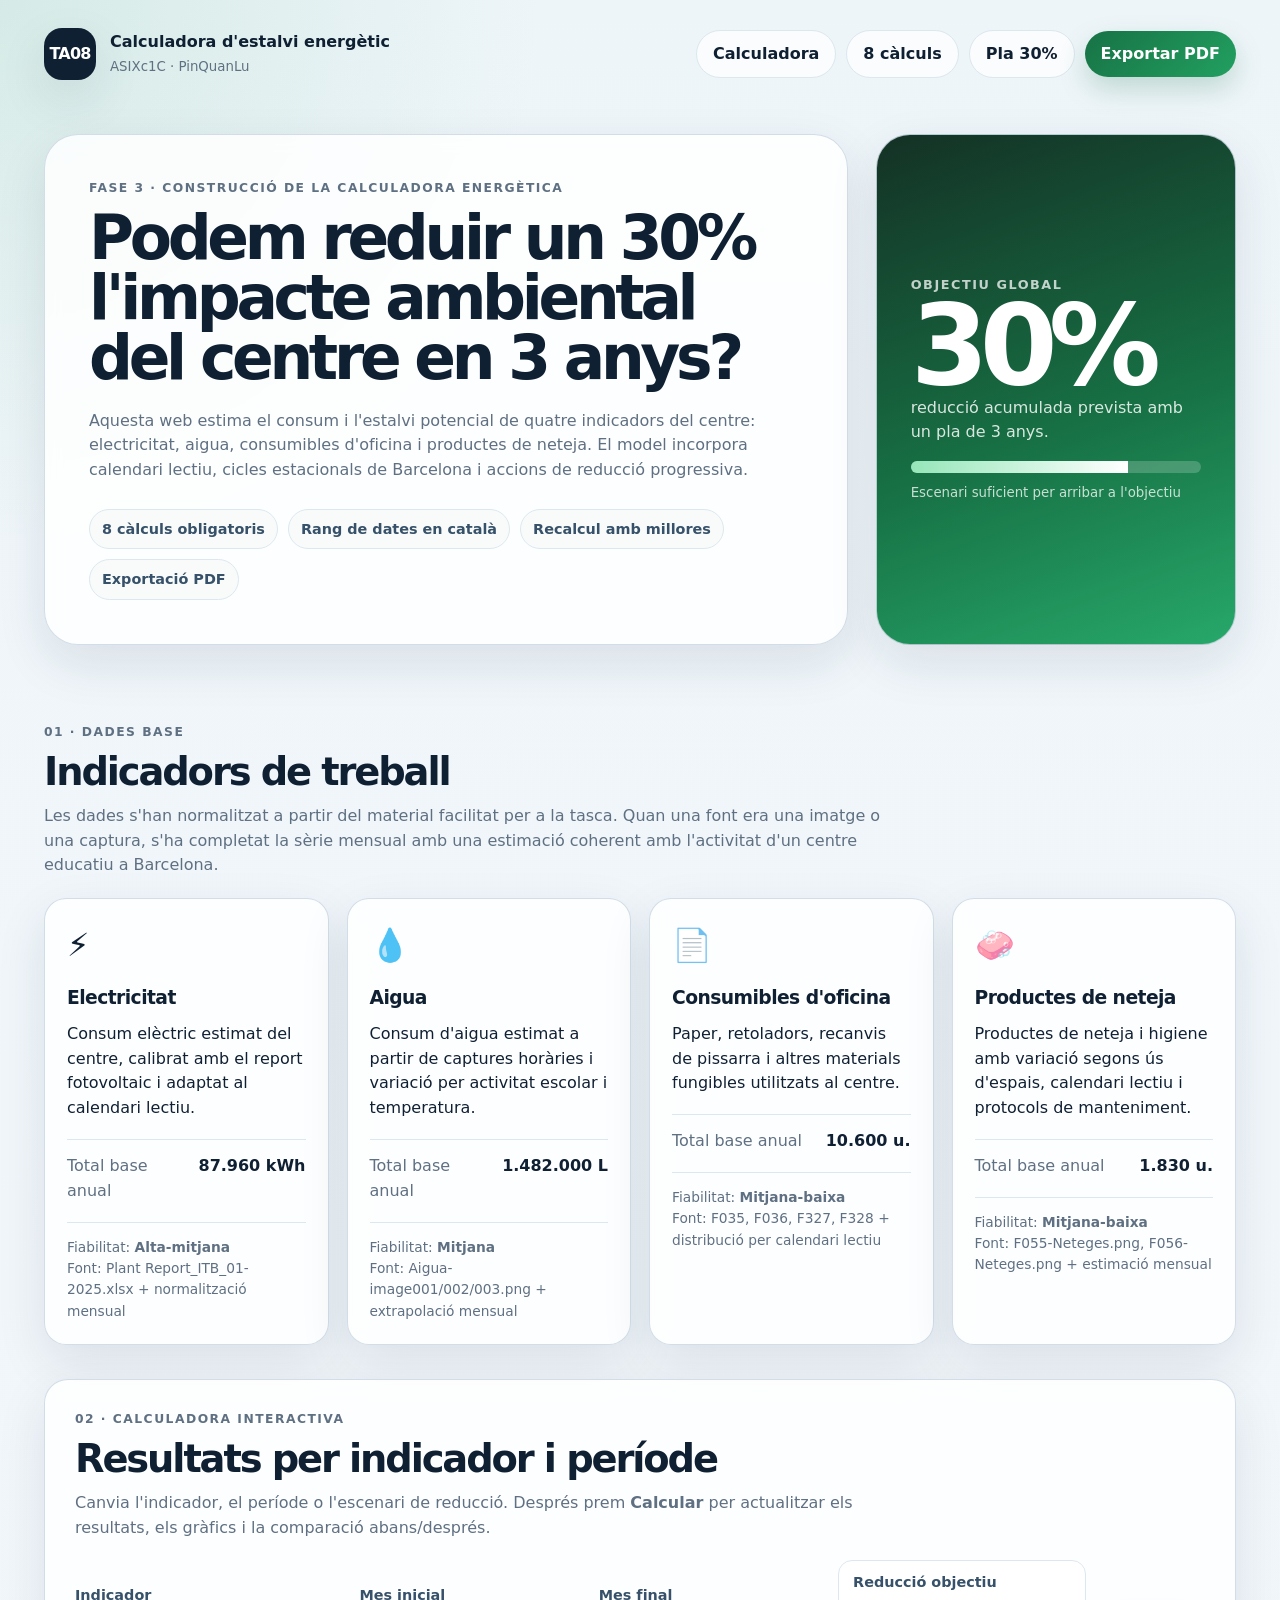
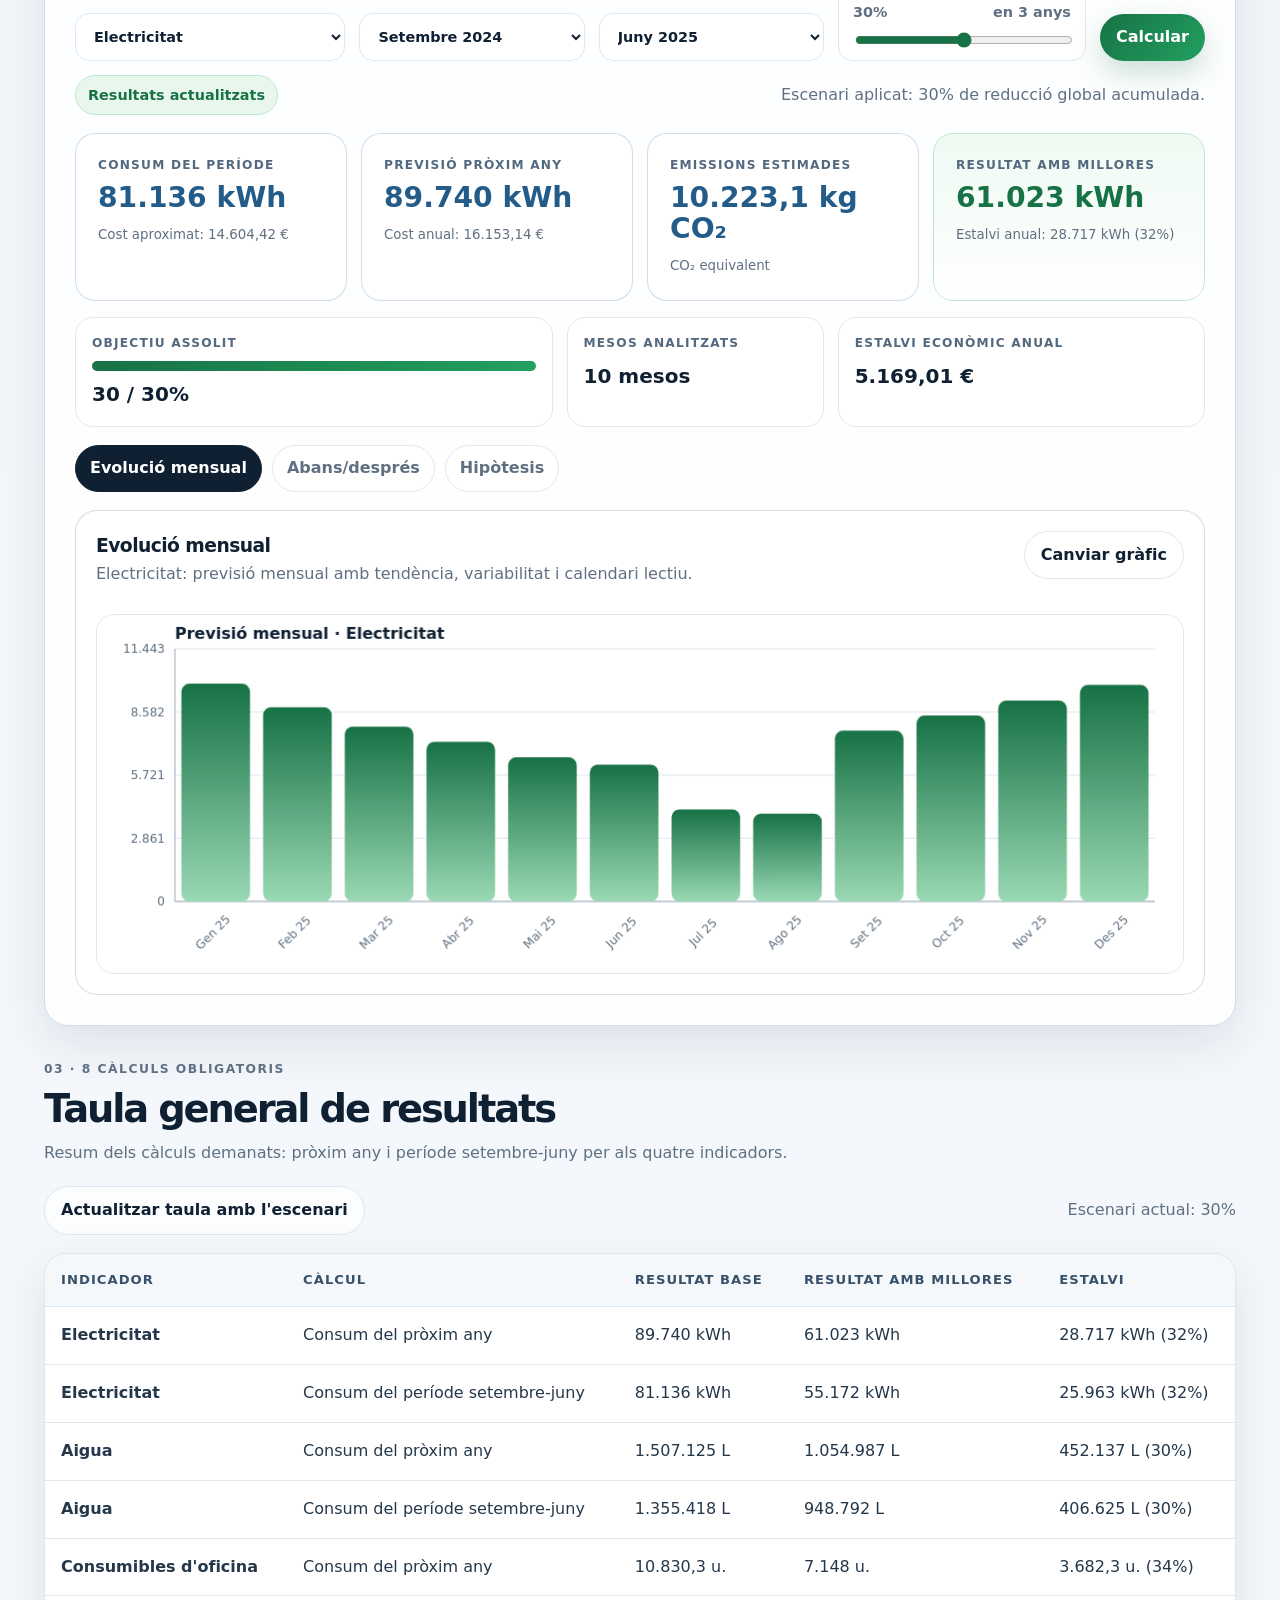
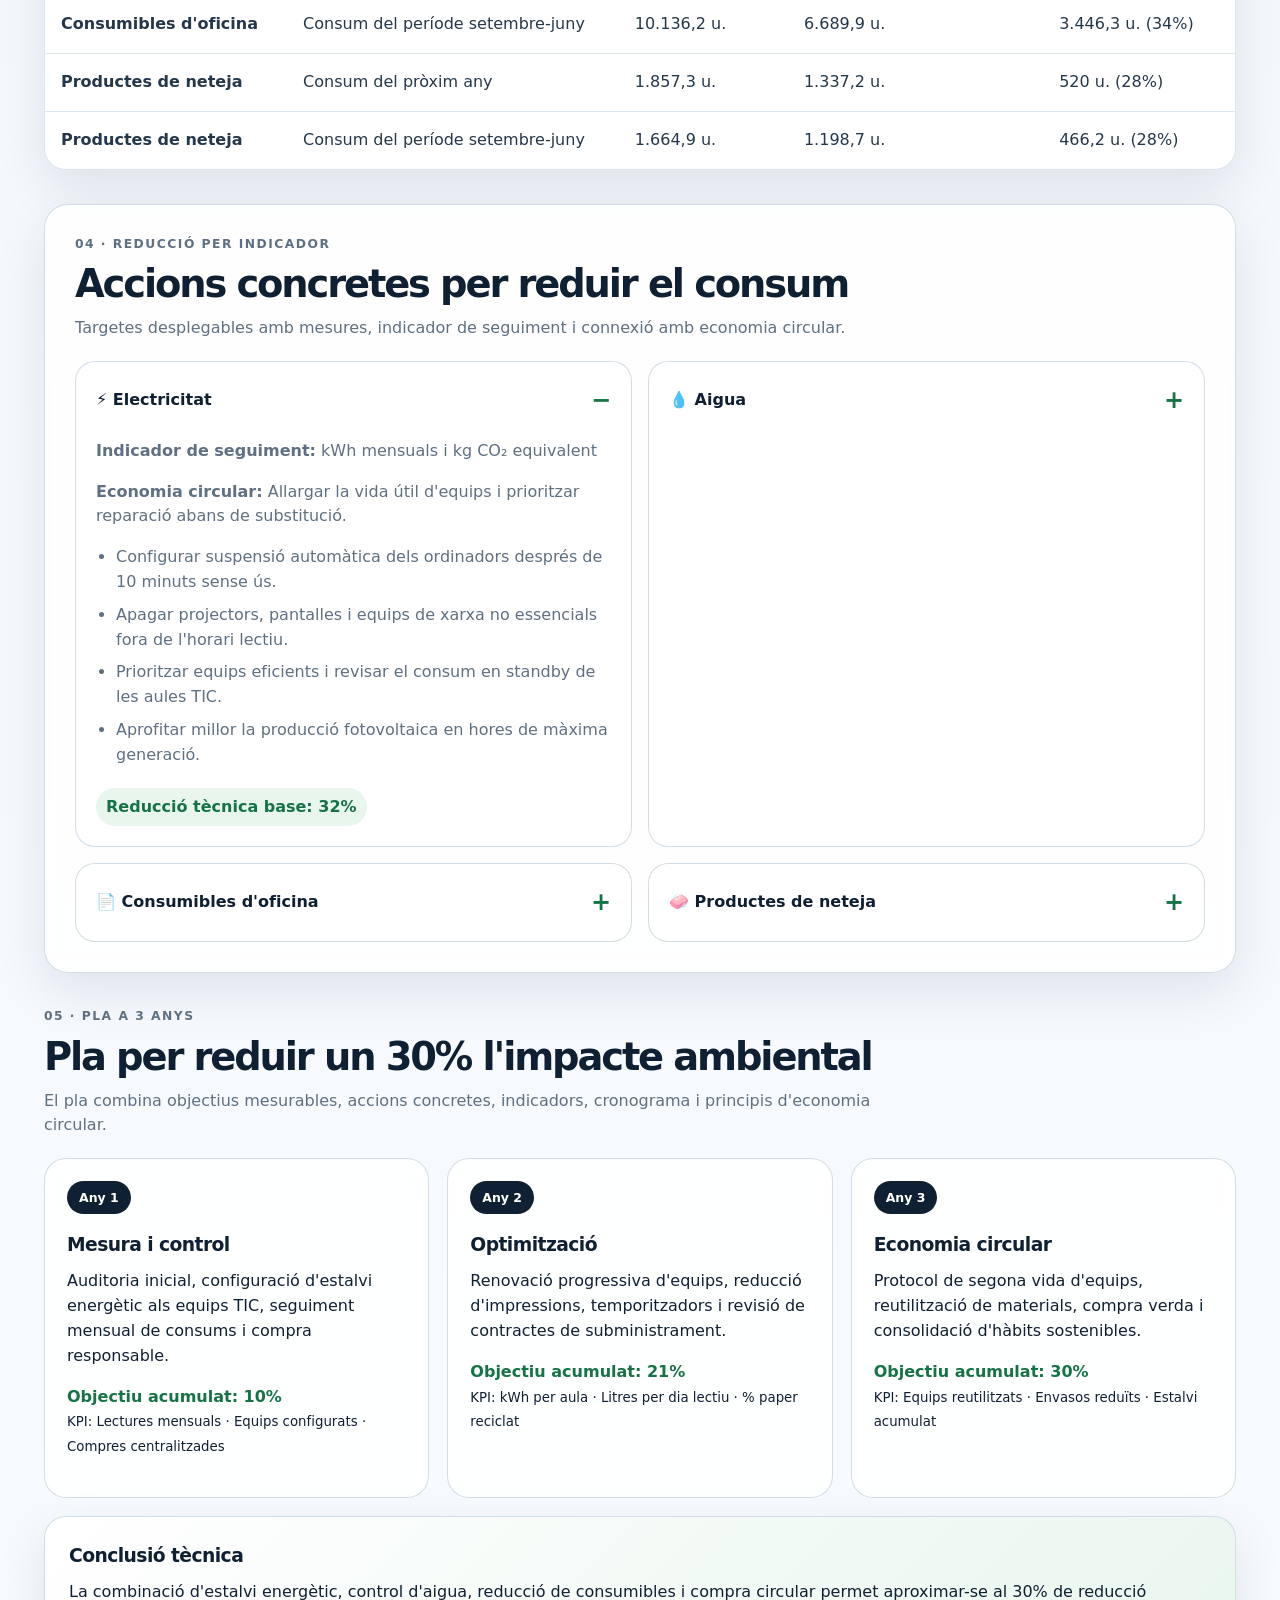
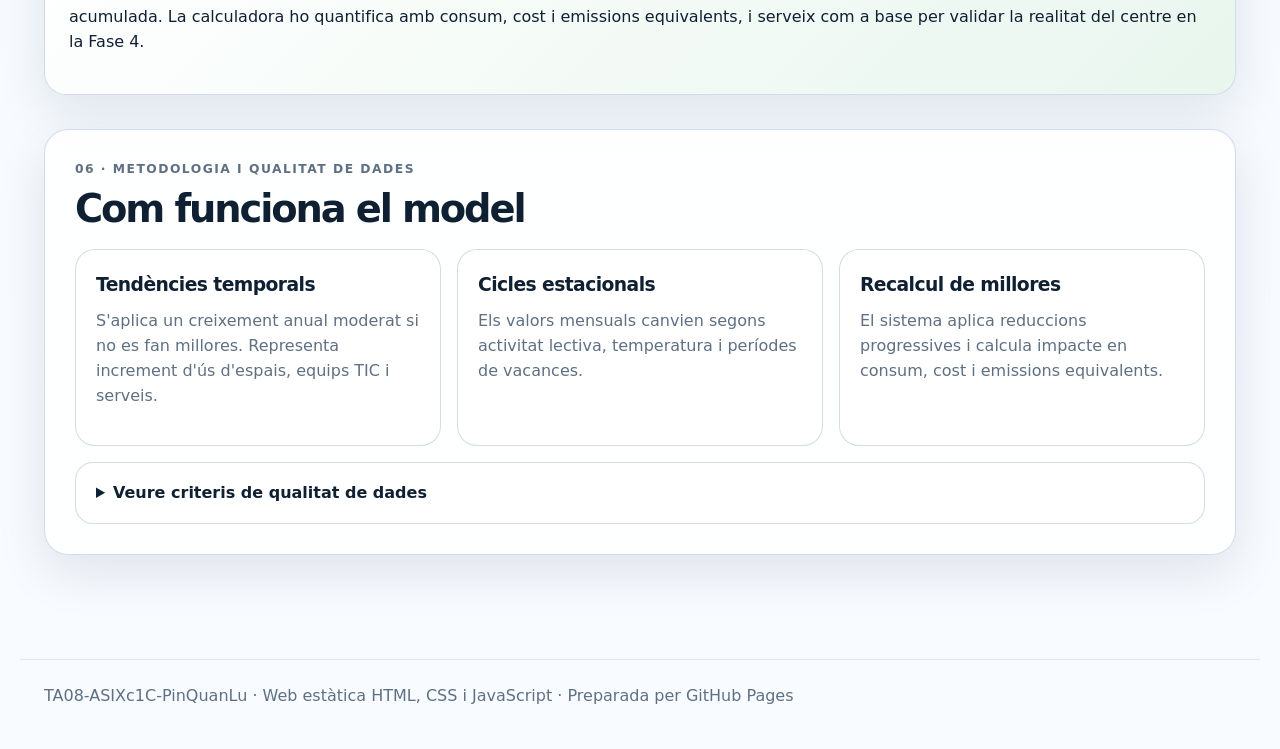
<file: index.html>
<!DOCTYPE html>
<html lang="ca">
<head>
  <meta charset="UTF-8" />
  <meta name="viewport" content="width=device-width, initial-scale=1.0" />
  <title>TA08 - Calculadora d'estalvi energètic</title>
  <link rel="stylesheet" href="css/style.css" />
</head>
<body>
  <div id="toast" class="toast" role="status" aria-live="polite">Càlcul actualitzat correctament.</div>

  <header class="hero" id="inici">
    <nav class="topbar">
      <a class="brand" href="#inici" aria-label="Inici">
        <span class="brand-mark">TA08</span>
        <span>
          <strong>Calculadora d'estalvi energètic</strong>
          <small>ASIXc1C · PinQuanLu</small>
        </span>
      </a>
      <div class="topbar-actions">
        <a href="#calculadora">Calculadora</a>
        <a href="#calculs">8 càlculs</a>
        <a href="#pla">Pla 30%</a>
        <button id="printBtn" class="primary-btn" type="button">Exportar PDF</button>
      </div>
    </nav>

    <section class="hero-grid">
      <div class="hero-copy reveal">
        <p class="eyebrow">Fase 3 · Construcció de la calculadora energètica</p>
        <h1>Podem reduir un 30% l'impacte ambiental del centre en 3 anys?</h1>
        <p>
          Aquesta web estima el consum i l'estalvi potencial de quatre indicadors del centre:
          electricitat, aigua, consumibles d'oficina i productes de neteja. El model incorpora
          calendari lectiu, cicles estacionals de Barcelona i accions de reducció progressiva.
        </p>
        <div class="hero-badges" aria-label="Funcionalitats principals">
          <span>8 càlculs obligatoris</span>
          <span>Rang de dates en català</span>
          <span>Recalcul amb millores</span>
          <span>Exportació PDF</span>
        </div>
      </div>

      <aside class="impact-card reveal" aria-label="Objectiu global">
        <span class="card-label">Objectiu global</span>
        <strong id="globalReductionHero">30%</strong>
        <p>reducció acumulada prevista amb un pla de 3 anys.</p>
        <div class="target-meter" aria-hidden="true">
          <div id="heroMeterFill"></div>
        </div>
        <small id="heroMeterText">Escenari base: objectiu recomanat</small>
      </aside>
    </section>
  </header>

  <main>
    <section class="section" id="diagnosi">
      <div class="section-heading reveal">
        <p class="eyebrow">01 · Dades base</p>
        <h2>Indicadors de treball</h2>
        <p>
          Les dades s'han normalitzat a partir del material facilitat per a la tasca. Quan una font
          era una imatge o una captura, s'ha completat la sèrie mensual amb una estimació coherent
          amb l'activitat d'un centre educatiu a Barcelona.
        </p>
      </div>
      <div id="indicatorCards" class="card-grid reveal"></div>
    </section>

    <section class="section panel" id="calculadora">
      <div class="section-heading reveal">
        <p class="eyebrow">02 · Calculadora interactiva</p>
        <h2>Resultats per indicador i període</h2>
        <p>
          Canvia l'indicador, el període o l'escenari de reducció. Després prem <strong>Calcular</strong>
          per actualitzar els resultats, els gràfics i la comparació abans/després.
        </p>
      </div>

      <div class="controls reveal" aria-label="Controls de la calculadora">
        <label>
          Indicador
          <select id="indicatorSelect"></select>
        </label>
        <label>
          Mes inicial
          <select id="startMonthSelect"></select>
        </label>
        <label>
          Mes final
          <select id="endMonthSelect"></select>
        </label>
        <label class="range-control">
          Reducció objectiu
          <span><strong id="reductionLabel">30%</strong> en 3 anys</span>
          <input id="reductionRange" type="range" min="20" max="40" step="1" value="30" />
        </label>
        <button id="calculateBtn" class="primary-btn calculate-btn" type="button">Calcular</button>
      </div>

      <div class="calc-status reveal">
        <span id="dirtyBadge" class="status-badge clean">Resultats actualitzats</span>
        <span id="activeScenario">Escenari aplicat: 30% de reducció acumulada.</span>
      </div>

      <div class="results-grid reveal">
        <article class="result-card">
          <span>Consum del període</span>
          <strong id="periodConsumption">--</strong>
          <small id="periodCost">--</small>
        </article>
        <article class="result-card">
          <span>Previsió pròxim any</span>
          <strong id="annualForecast">--</strong>
          <small id="annualCost">--</small>
        </article>
        <article class="result-card">
          <span>Emissions estimades</span>
          <strong id="periodEmissions">--</strong>
          <small>CO₂ equivalent</small>
        </article>
        <article class="result-card success">
          <span>Resultat amb millores</span>
          <strong id="improvedForecast">--</strong>
          <small id="savingAmount">--</small>
        </article>
      </div>

      <div class="interactive-strip reveal">
        <article>
          <span class="mini-label">Objectiu assolit</span>
          <div class="progress-line"><div id="targetProgress"></div></div>
          <strong id="targetProgressText">30 / 30%</strong>
        </article>
        <article>
          <span class="mini-label">Mesos analitzats</span>
          <strong id="monthsCount">--</strong>
        </article>
        <article>
          <span class="mini-label">Estalvi econòmic anual</span>
          <strong id="annualMoneySaving">--</strong>
        </article>
      </div>

      <div class="tabs reveal" role="tablist" aria-label="Visualització de resultats">
        <button class="tab-btn active" data-tab="evolucio" type="button">Evolució mensual</button>
        <button class="tab-btn" data-tab="comparacio" type="button">Abans/després</button>
        <button class="tab-btn" data-tab="hipotesis" type="button">Hipòtesis</button>
      </div>

      <div class="tab-panels reveal">
        <section class="tab-panel active" id="tab-evolucio">
          <article class="chart-card wide">
            <div class="chart-head">
              <div>
                <h3>Evolució mensual</h3>
                <p id="chartDescription">Consum base i previsió mensual.</p>
              </div>
              <button id="toggleChartBtn" class="secondary-btn" type="button">Canviar gràfic</button>
            </div>
            <canvas id="mainChart" aria-label="Gràfic de consum mensual"></canvas>
          </article>
        </section>

        <section class="tab-panel" id="tab-comparacio">
          <div class="charts-layout">
            <article class="chart-card">
              <div class="chart-head">
                <h3>Comparació abans/després</h3>
                <p>Recalcul segons l'escenari de reducció seleccionat.</p>
              </div>
              <canvas id="compareChart" aria-label="Gràfic de comparació"></canvas>
            </article>
            <article class="summary-card">
              <h3>Lectura del resultat</h3>
              <p id="resultReading">--</p>
              <div id="scenarioTags" class="scenario-tags"></div>
            </article>
          </div>
        </section>

        <section class="tab-panel" id="tab-hipotesis">
          <div class="method-grid compact">
            <article>
              <h3>Context local</h3>
              <p>Barcelona té més pressió tèrmica en mesos càlids i consum energètic més alt en mesos freds o de màxima activitat lectiva.</p>
            </article>
            <article>
              <h3>Calendari lectiu</h3>
              <p>Setembre-juny té més activitat; juliol i agost es redueixen per vacances, manteniment i menor ocupació.</p>
            </article>
            <article>
              <h3>Fonts incompletes</h3>
              <p>Les captures i factures en imatge s'han convertit en valors mensuals equivalents per poder calcular tendències i escenaris.</p>
            </article>
          </div>
        </section>
      </div>
    </section>

    <section class="section" id="calculs">
      <div class="section-heading reveal">
        <p class="eyebrow">03 · 8 càlculs obligatoris</p>
        <h2>Taula general de resultats</h2>
        <p>
          Resum dels càlculs demanats: pròxim any i període setembre-juny per als quatre indicadors.
        </p>
      </div>
      <div class="table-toolbar reveal">
        <button id="refreshTableBtn" class="secondary-btn" type="button">Actualitzar taula amb l'escenari</button>
        <span id="tableScenario">Escenari actual: 30%</span>
      </div>
      <div class="table-wrap reveal">
        <table>
          <thead>
            <tr>
              <th>Indicador</th>
              <th>Càlcul</th>
              <th>Resultat base</th>
              <th>Resultat amb millores</th>
              <th>Estalvi</th>
            </tr>
          </thead>
          <tbody id="mandatoryTable"></tbody>
        </table>
      </div>
    </section>

    <section class="section panel" id="millores">
      <div class="section-heading reveal">
        <p class="eyebrow">04 · Reducció per indicador</p>
        <h2>Accions concretes per reduir el consum</h2>
        <p>
          Targetes desplegables amb mesures, indicador de seguiment i connexió amb economia circular.
        </p>
      </div>
      <div id="actionsGrid" class="actions-grid reveal"></div>
    </section>

    <section class="section" id="pla">
      <div class="section-heading reveal">
        <p class="eyebrow">05 · Pla a 3 anys</p>
        <h2>Pla per reduir un 30% l'impacte ambiental</h2>
        <p>
          El pla combina objectius mesurables, accions concretes, indicadors, cronograma i principis d'economia circular.
        </p>
      </div>
      <div class="timeline reveal" id="timeline"></div>
      <div class="summary-box reveal">
        <h3>Conclusió tècnica</h3>
        <p id="technicalConclusion"></p>
      </div>
    </section>

    <section class="section panel" id="metodologia">
      <div class="section-heading reveal">
        <p class="eyebrow">06 · Metodologia i qualitat de dades</p>
        <h2>Com funciona el model</h2>
      </div>
      <div class="method-grid reveal">
        <article>
          <h3>Tendències temporals</h3>
          <p>S'aplica un creixement anual moderat si no es fan millores. Representa increment d'ús d'espais, equips TIC i serveis.</p>
        </article>
        <article>
          <h3>Cicles estacionals</h3>
          <p>Els valors mensuals canvien segons activitat lectiva, temperatura i períodes de vacances.</p>
        </article>
        <article>
          <h3>Recalcul de millores</h3>
          <p>El sistema aplica reduccions progressives i calcula impacte en consum, cost i emissions equivalents.</p>
        </article>
      </div>
      <details class="data-note reveal">
        <summary>Veure criteris de qualitat de dades</summary>
        <ul>
          <li>Electricitat: calibrada amb el report fotovoltaic i consum del gener de 2025.</li>
          <li>Aigua: ajustada a partir de captures horàries i extrapolació mensual.</li>
          <li>Consumibles i neteja: estimació mensual a partir de factures i activitat lectiva.</li>
          <li>Les dades no substitueixen una auditoria real; serveixen per construir la calculadora de la Fase 3.</li>
        </ul>
      </details>
    </section>
  </main>

  <footer class="footer">
    <p>TA08-ASIXc1C-PinQuanLu · Web estàtica HTML, CSS i JavaScript · Preparada per GitHub Pages</p>
  </footer>

  <script src="js/data.js"></script>
  <script src="js/calculations.js"></script>
  <script src="js/app.js"></script>
</body>
</html>
</file>
<file: css/style.css>
:root {
  --bg: #f3f7fb;
  --panel: #ffffff;
  --panel-soft: #f8fbf9;
  --text: #102033;
  --muted: #5f7082;
  --line: #dce7ef;
  --green: #177245;
  --green-2: #22a060;
  --green-soft: #e8f6ee;
  --blue: #235b89;
  --blue-soft: #e8f1f8;
  --amber: #b7791f;
  --shadow: 0 18px 50px rgba(17, 38, 64, 0.10);
  --radius: 24px;
}

* { box-sizing: border-box; }

html { scroll-behavior: smooth; }

body {
  margin: 0;
  font-family: Inter, ui-sans-serif, system-ui, -apple-system, BlinkMacSystemFont, "Segoe UI", sans-serif;
  background:
    radial-gradient(circle at top left, rgba(34, 160, 96, 0.12), transparent 34rem),
    linear-gradient(180deg, #eef5f9 0%, var(--bg) 40%, #f8fbff 100%);
  color: var(--text);
  line-height: 1.55;
}

button, select, input { font: inherit; }
button { cursor: pointer; }

.hero {
  max-width: 1240px;
  margin: 0 auto;
  padding: 28px 24px 44px;
}

.topbar {
  display: flex;
  align-items: center;
  justify-content: space-between;
  gap: 18px;
  margin-bottom: 54px;
}

.brand {
  display: inline-flex;
  align-items: center;
  gap: 14px;
  color: inherit;
  text-decoration: none;
}

.brand-mark {
  display: grid;
  place-items: center;
  width: 52px;
  height: 52px;
  border-radius: 18px;
  background: var(--text);
  color: #fff;
  font-weight: 900;
  letter-spacing: -0.05em;
  box-shadow: var(--shadow);
}

.brand strong { display: block; font-size: 1rem; }
.brand small { display: block; color: var(--muted); margin-top: 2px; }

.topbar-actions {
  display: flex;
  align-items: center;
  gap: 10px;
  flex-wrap: wrap;
}

.topbar-actions a,
.secondary-btn,
.primary-btn {
  border: 1px solid var(--line);
  border-radius: 999px;
  padding: 11px 16px;
  text-decoration: none;
  background: rgba(255, 255, 255, 0.72);
  color: var(--text);
  font-weight: 750;
  transition: transform .18s ease, box-shadow .18s ease, background .18s ease;
}

.topbar-actions a:hover,
.secondary-btn:hover,
.primary-btn:hover {
  transform: translateY(-2px);
  box-shadow: 0 12px 26px rgba(20, 38, 60, .12);
}

.primary-btn {
  border: 0;
  background: linear-gradient(135deg, var(--green), var(--green-2));
  color: #fff;
  box-shadow: 0 12px 28px rgba(23, 114, 69, .22);
}

.calculate-btn.dirty {
  animation: pulseButton 1.1s ease-in-out infinite;
}

@keyframes pulseButton {
  0%, 100% { box-shadow: 0 12px 28px rgba(23, 114, 69, .22); }
  50% { box-shadow: 0 18px 38px rgba(23, 114, 69, .38); transform: translateY(-1px); }
}

.hero-grid {
  display: grid;
  grid-template-columns: 1.45fr .65fr;
  gap: 28px;
  align-items: stretch;
}

.hero-copy,
.impact-card,
.panel,
.indicator-card,
.result-card,
.chart-card,
.summary-card,
.actions-card,
.timeline-card,
.summary-box,
.method-grid article,
.data-note {
  border: 1px solid rgba(203, 216, 228, .86);
  background: rgba(255, 255, 255, .86);
  box-shadow: var(--shadow);
  backdrop-filter: blur(8px);
}

.hero-copy { padding: 44px; border-radius: 34px; }

.eyebrow {
  margin: 0 0 10px;
  color: var(--green);
  text-transform: uppercase;
  font-weight: 900;
  letter-spacing: .12em;
  font-size: .77rem;
}

h1, h2, h3, p { margin-top: 0; }

h1 {
  max-width: 820px;
  font-size: clamp(2.3rem, 4.8vw, 5rem);
  line-height: .98;
  letter-spacing: -0.07em;
  margin-bottom: 20px;
}

h2 {
  font-size: clamp(1.75rem, 3vw, 2.9rem);
  line-height: 1.04;
  letter-spacing: -0.055em;
  margin-bottom: 12px;
}

h3 { letter-spacing: -0.03em; margin-bottom: 10px; }

.hero-copy p,
.section-heading p,
.chart-head p,
.method-grid p,
.summary-card p,
.data-note li { color: var(--muted); }

.hero-badges,
.scenario-tags {
  display: flex;
  flex-wrap: wrap;
  gap: 10px;
  margin-top: 26px;
}

.hero-badges span,
.scenario-tags span,
.status-badge {
  border: 1px solid var(--line);
  background: var(--panel-soft);
  border-radius: 999px;
  padding: 8px 12px;
  font-size: .9rem;
  color: #365169;
  font-weight: 750;
}

.impact-card {
  display: flex;
  flex-direction: column;
  justify-content: center;
  border-radius: 34px;
  padding: 34px;
  background: linear-gradient(160deg, #143125 0%, #177245 58%, #27a86a 100%);
  color: #fff;
}

.impact-card .card-label { color: rgba(255,255,255,.74); text-transform: uppercase; letter-spacing: .12em; font-size: .8rem; font-weight: 900; }
.impact-card strong { font-size: clamp(4rem, 9vw, 7rem); line-height: .9; letter-spacing: -.08em; }
.impact-card p { color: rgba(255,255,255,.84); }
.impact-card small { color: rgba(255,255,255,.76); margin-top: 10px; }

.target-meter,
.progress-line {
  height: 12px;
  border-radius: 999px;
  overflow: hidden;
  background: rgba(255,255,255,.20);
}
.target-meter div,
.progress-line div {
  height: 100%;
  width: 0%;
  background: linear-gradient(90deg, #96e6b9, #ffffff);
  transition: width .45s ease;
}
.progress-line { background: #e3edf3; height: 10px; }
.progress-line div { background: linear-gradient(90deg, var(--green), var(--green-2)); }

main { max-width: 1240px; margin: 0 auto; padding: 0 24px 70px; }
.section { margin: 34px 0; }
.section-heading { max-width: 840px; margin-bottom: 20px; }
.panel { border-radius: var(--radius); padding: 30px; }

.card-grid {
  display: grid;
  grid-template-columns: repeat(4, 1fr);
  gap: 18px;
}

.indicator-card {
  border-radius: 22px;
  padding: 22px;
  transition: transform .18s ease, box-shadow .18s ease;
}
.indicator-card:hover { transform: translateY(-5px); box-shadow: 0 24px 58px rgba(17, 38, 64, .14); }
.indicator-icon { font-size: 2rem; margin-bottom: 12px; }
.metric-line,
.source-line {
  display: flex;
  justify-content: space-between;
  gap: 12px;
  border-top: 1px solid var(--line);
  margin-top: 18px;
  padding-top: 14px;
  color: var(--muted);
}
.source-line { font-size: .86rem; display: block; }
.metric-line strong { color: var(--text); white-space: nowrap; }

.controls {
  display: grid;
  grid-template-columns: 1.2fr 1fr 1fr 1.1fr auto;
  gap: 14px;
  align-items: end;
  margin-bottom: 14px;
}

label { display: grid; gap: 7px; font-weight: 800; color: #365169; font-size: .9rem; }
select, input[type="range"] {
  width: 100%;
}
select {
  min-height: 48px;
  border: 1px solid var(--line);
  background: #fff;
  color: var(--text);
  border-radius: 14px;
  padding: 0 14px;
  outline: none;
  font-weight: 750;
}
select:focus { border-color: var(--green); box-shadow: 0 0 0 4px rgba(34,160,96,.12); }
.range-control { background: #fff; border: 1px solid var(--line); border-radius: 14px; padding: 10px 14px; }
.range-control span { display: flex; justify-content: space-between; color: var(--muted); font-weight: 650; }
input[type="range"] { accent-color: var(--green); }

.calc-status,
.table-toolbar {
  display: flex;
  align-items: center;
  justify-content: space-between;
  gap: 12px;
  margin: 12px 0 18px;
  color: var(--muted);
}
.status-badge.clean { background: var(--green-soft); color: var(--green); border-color: #bde8cf; }
.status-badge.dirty { background: #fff7e6; color: var(--amber); border-color: #f4d18d; }

.results-grid {
  display: grid;
  grid-template-columns: repeat(4, 1fr);
  gap: 14px;
  margin-bottom: 16px;
}
.result-card {
  border-radius: 20px;
  padding: 22px;
  min-height: 136px;
  box-shadow: none;
}
.result-card span,
.mini-label {
  display: block;
  color: #53697f;
  text-transform: uppercase;
  font-weight: 900;
  letter-spacing: .10em;
  font-size: .76rem;
  margin-bottom: 8px;
}
.result-card strong {
  display: block;
  color: var(--blue);
  font-size: clamp(1.55rem, 2.2vw, 2.2rem);
  line-height: 1.1;
  margin-bottom: 8px;
}
.result-card small { color: var(--muted); }
.result-card.success { background: linear-gradient(180deg, #effaf3, #ffffff); border-color: #bde8cf; }
.result-card.success strong { color: var(--green); }
.result-card.updated { animation: flashCard .65s ease; }
@keyframes flashCard { 0% { transform: scale(.985); } 50% { box-shadow: 0 16px 36px rgba(34, 160, 96, .16); } 100% { transform: scale(1); } }

.interactive-strip {
  display: grid;
  grid-template-columns: 1.3fr .7fr 1fr;
  gap: 14px;
  margin-bottom: 18px;
}
.interactive-strip article {
  border: 1px solid var(--line);
  border-radius: 18px;
  background: #fff;
  padding: 16px;
}
.interactive-strip strong { display: block; margin-top: 8px; font-size: 1.25rem; }

.tabs { display: flex; flex-wrap: wrap; gap: 10px; margin: 18px 0; }
.tab-btn {
  border: 1px solid var(--line);
  border-radius: 999px;
  background: #fff;
  color: var(--muted);
  padding: 10px 14px;
  font-weight: 850;
}
.tab-btn.active { background: var(--text); color: #fff; border-color: var(--text); }
.tab-panel { display: none; }
.tab-panel.active { display: block; }

.charts-layout {
  display: grid;
  grid-template-columns: 1.1fr .9fr;
  gap: 18px;
}
.chart-card,
.summary-card {
  border-radius: 22px;
  padding: 20px;
  box-shadow: none;
}
.chart-card.wide { width: 100%; }
.chart-head {
  display: flex;
  justify-content: space-between;
  gap: 14px;
  align-items: start;
  margin-bottom: 12px;
}
.chart-head h3 { margin-bottom: 2px; }
canvas {
  display: block;
  width: 100%;
  height: 360px;
  border: 1px solid var(--line);
  border-radius: 18px;
  background: #fff;
}
#compareChart { height: 330px; }

.summary-card { background: linear-gradient(180deg, var(--blue-soft), #fff); }
.scenario-tags span { background: #fff; }

.table-wrap {
  overflow-x: auto;
  border: 1px solid var(--line);
  border-radius: 22px;
  background: #fff;
  box-shadow: var(--shadow);
}
table { width: 100%; border-collapse: collapse; min-width: 760px; }
th, td { padding: 16px; border-bottom: 1px solid var(--line); text-align: left; }
th { background: #f4f8fb; color: #365169; font-size: .82rem; text-transform: uppercase; letter-spacing: .08em; }
tr:last-child td { border-bottom: 0; }
td { color: #25384b; }

.actions-grid {
  display: grid;
  grid-template-columns: repeat(2, 1fr);
  gap: 16px;
}
.actions-card {
  border-radius: 20px;
  padding: 0;
  overflow: hidden;
  box-shadow: none;
}
.actions-card summary {
  list-style: none;
  cursor: pointer;
  padding: 20px;
  display: flex;
  justify-content: space-between;
  gap: 12px;
  align-items: center;
  font-weight: 900;
}
.actions-card summary::-webkit-details-marker { display: none; }
.actions-card summary::after { content: "+"; font-size: 1.5rem; color: var(--green); }
.actions-card[open] summary::after { content: "−"; }
.actions-card .accordion-body { padding: 0 20px 20px; color: var(--muted); }
.actions-card ul { margin: 12px 0 0; padding-left: 20px; }
.actions-card li { margin-bottom: 8px; }
.actions-card .indicator-pill { display: inline-block; margin-top: 12px; background: var(--green-soft); color: var(--green); border-radius: 999px; padding: 7px 10px; font-weight: 850; }

.timeline {
  display: grid;
  grid-template-columns: repeat(3, 1fr);
  gap: 18px;
}
.timeline-card {
  border-radius: 22px;
  padding: 22px;
  box-shadow: none;
  position: relative;
  overflow: hidden;
}
.timeline-card::before {
  content: attr(data-year);
  display: inline-block;
  background: var(--text);
  color: #fff;
  border-radius: 999px;
  padding: 7px 12px;
  font-size: .78rem;
  font-weight: 900;
  margin-bottom: 16px;
}
.timeline-card strong { display: block; margin-top: 16px; color: var(--green); }
.summary-box {
  border-radius: 22px;
  padding: 24px;
  margin-top: 18px;
  background: linear-gradient(135deg, #fff, var(--green-soft));
}

.method-grid {
  display: grid;
  grid-template-columns: repeat(3, 1fr);
  gap: 16px;
}
.method-grid.compact article { box-shadow: none; }
.method-grid article { border-radius: 20px; padding: 20px; box-shadow: none; }
.data-note {
  border-radius: 18px;
  margin-top: 16px;
  padding: 18px 20px;
  box-shadow: none;
}
.data-note summary { cursor: pointer; font-weight: 900; }

.footer {
  max-width: 1240px;
  margin: 0 auto;
  padding: 24px;
  color: var(--muted);
  border-top: 1px solid var(--line);
}

.toast {
  position: fixed;
  right: 24px;
  bottom: 24px;
  z-index: 50;
  padding: 14px 18px;
  border-radius: 16px;
  background: var(--text);
  color: #fff;
  font-weight: 850;
  box-shadow: 0 20px 50px rgba(0,0,0,.24);
  opacity: 0;
  transform: translateY(16px);
  pointer-events: none;
  transition: opacity .25s ease, transform .25s ease;
}
.toast.show { opacity: 1; transform: translateY(0); }

.reveal { opacity: 0; transform: translateY(18px); transition: opacity .55s ease, transform .55s ease; }
.reveal.visible { opacity: 1; transform: translateY(0); }

@media (max-width: 980px) {
  .hero-grid, .controls, .results-grid, .interactive-strip, .charts-layout, .card-grid, .timeline, .method-grid { grid-template-columns: 1fr 1fr; }
  .controls .calculate-btn { grid-column: 1 / -1; }
  .hero-copy { padding: 30px; }
}

@media (max-width: 720px) {
  .topbar { align-items: flex-start; flex-direction: column; }
  .hero-grid, .controls, .results-grid, .interactive-strip, .charts-layout, .card-grid, .actions-grid, .timeline, .method-grid { grid-template-columns: 1fr; }
  .panel { padding: 20px; }
  .chart-head { flex-direction: column; }
  canvas { height: 300px; }
}

@media print {
  body { background: #fff; }
  .topbar-actions, .controls, .tabs, .toast, .secondary-btn, .calculate-btn { display: none !important; }
  .tab-panel { display: block !important; }
  .hero, main, .footer { max-width: none; padding: 0; }
  .section { break-inside: avoid; }
  .reveal { opacity: 1; transform: none; }
}
</file>
